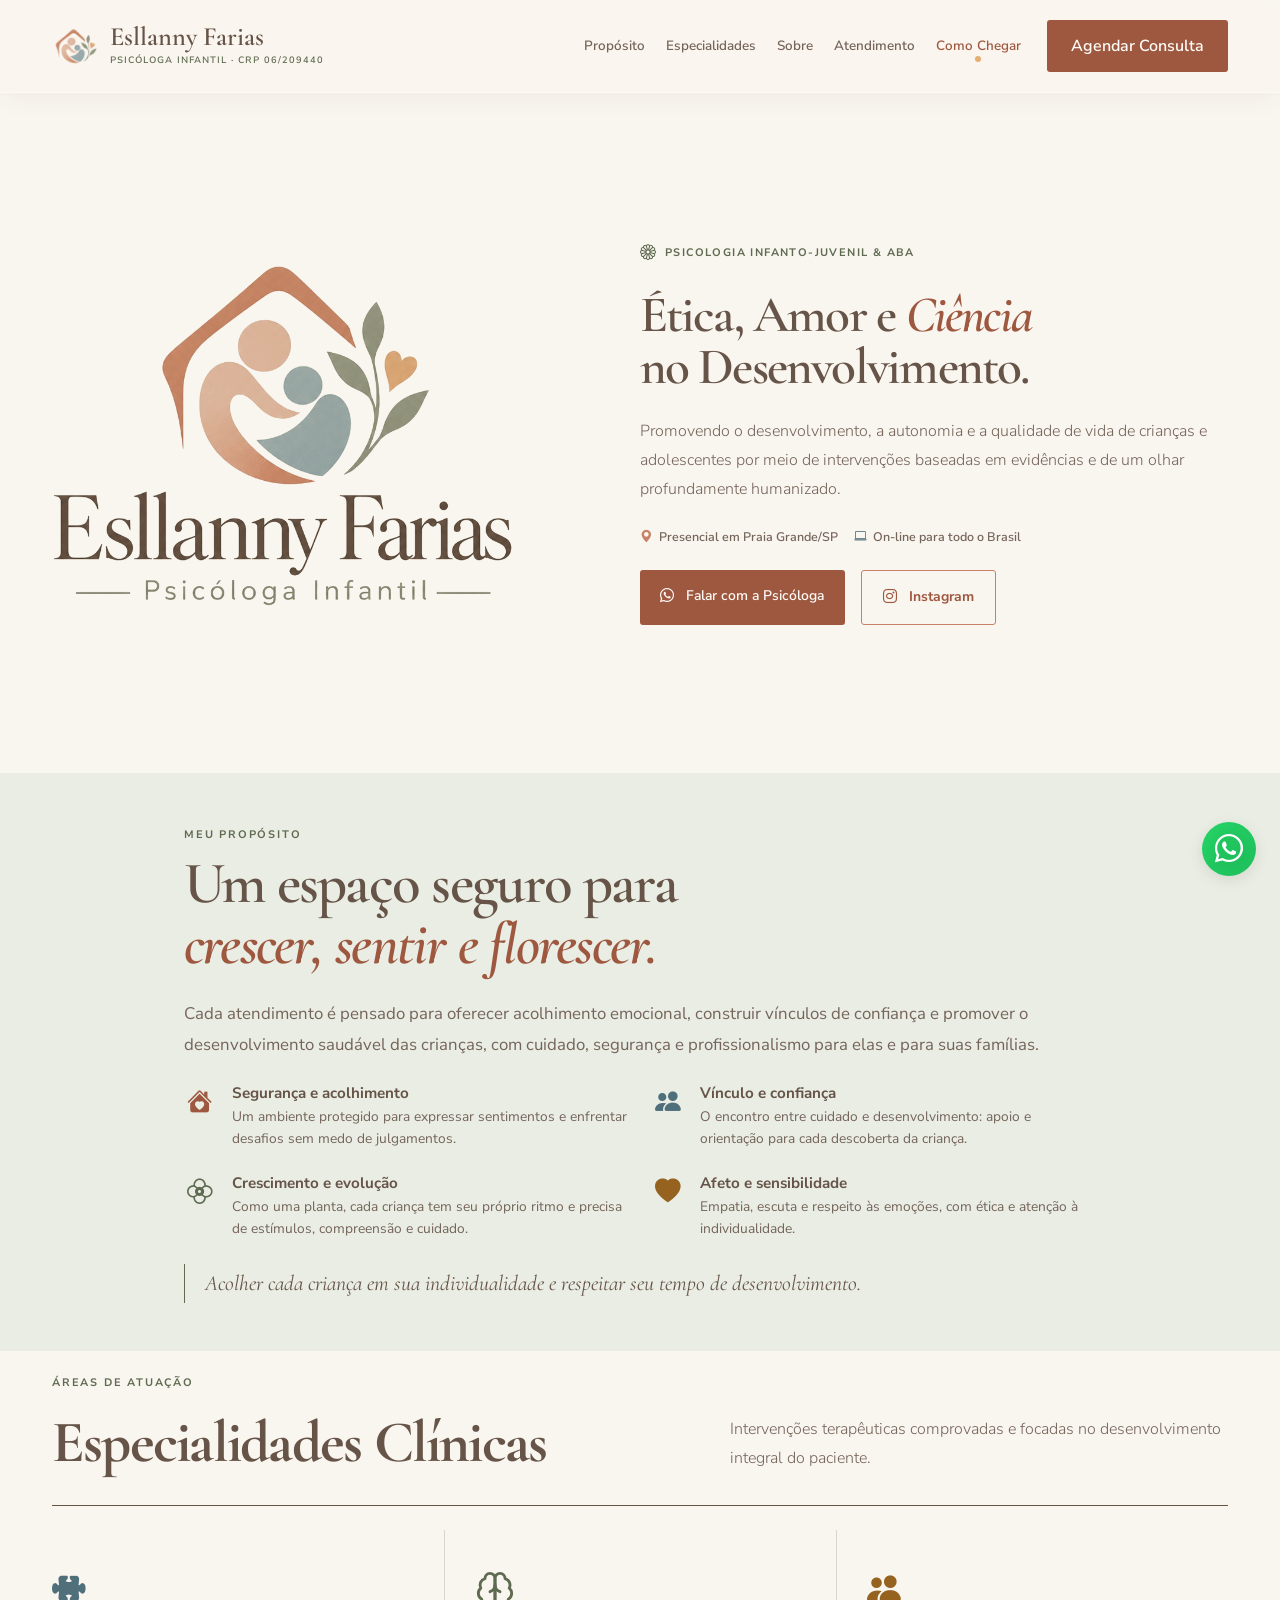
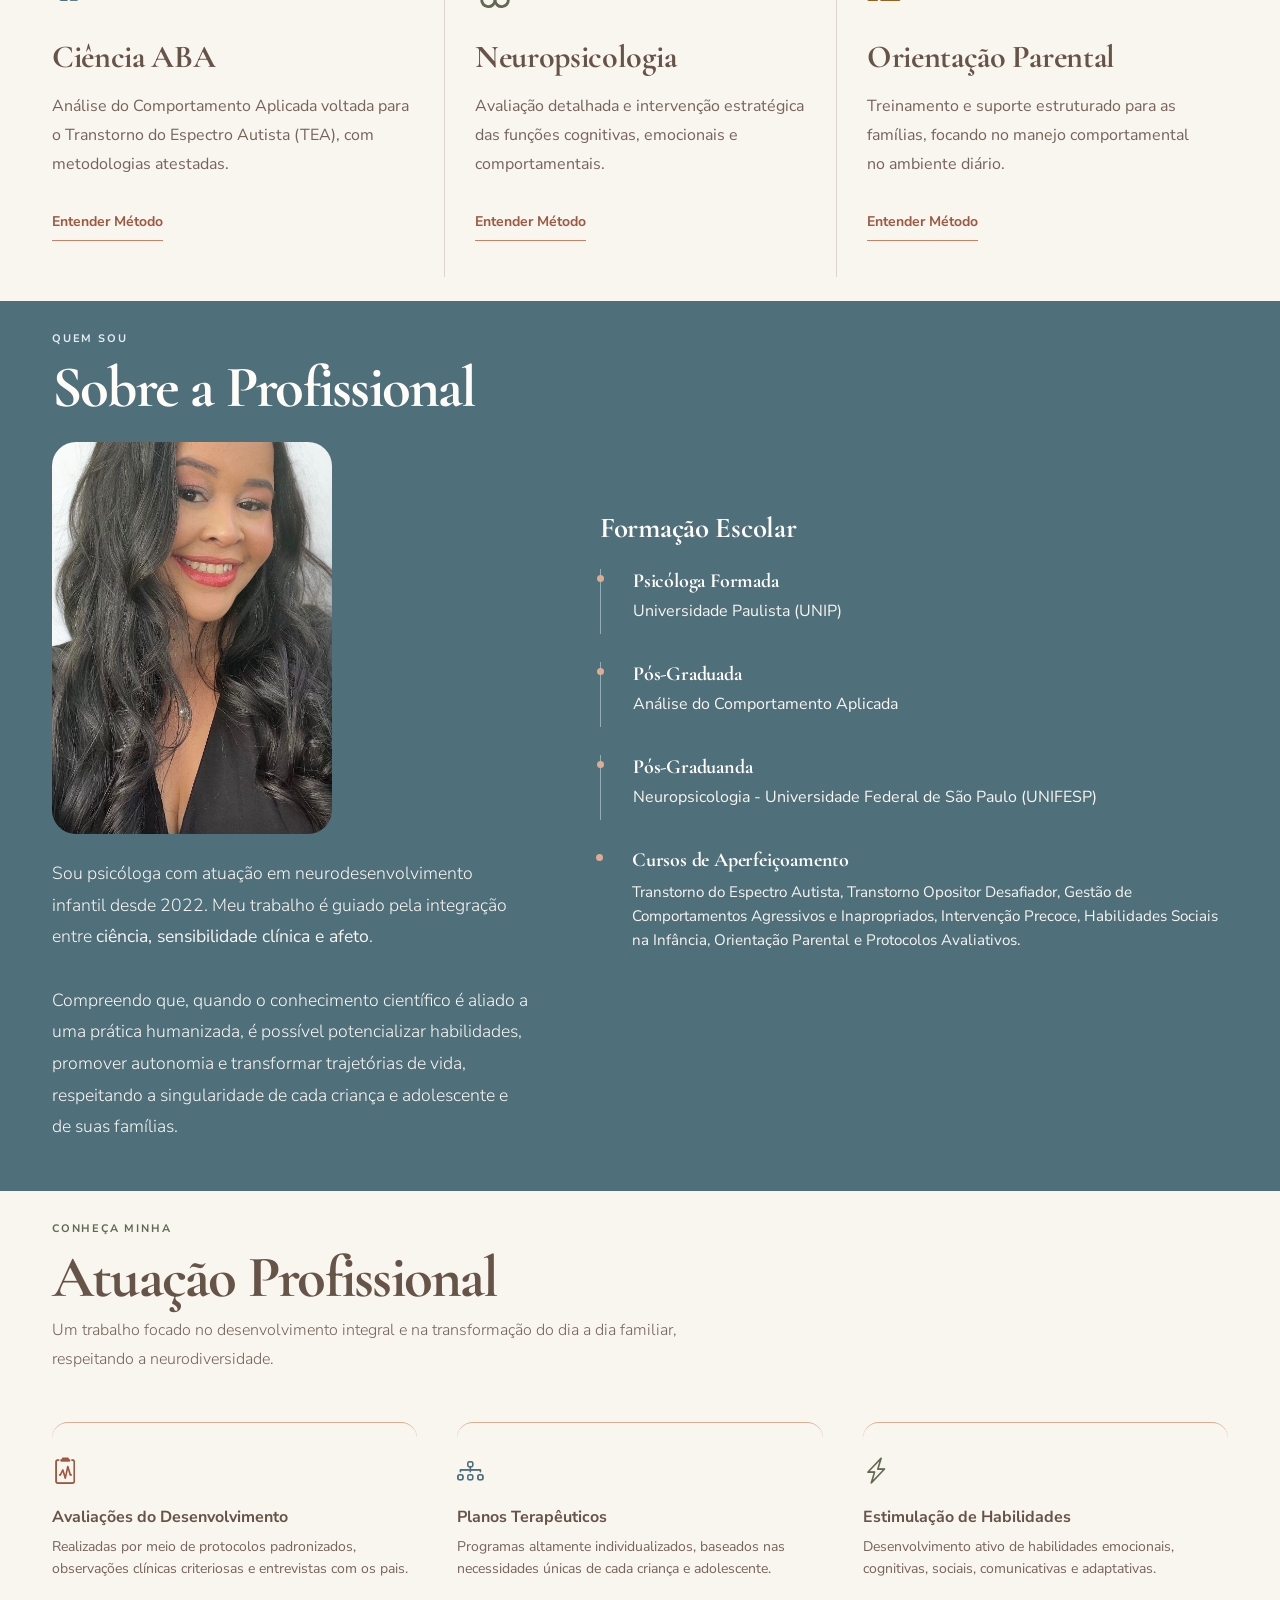
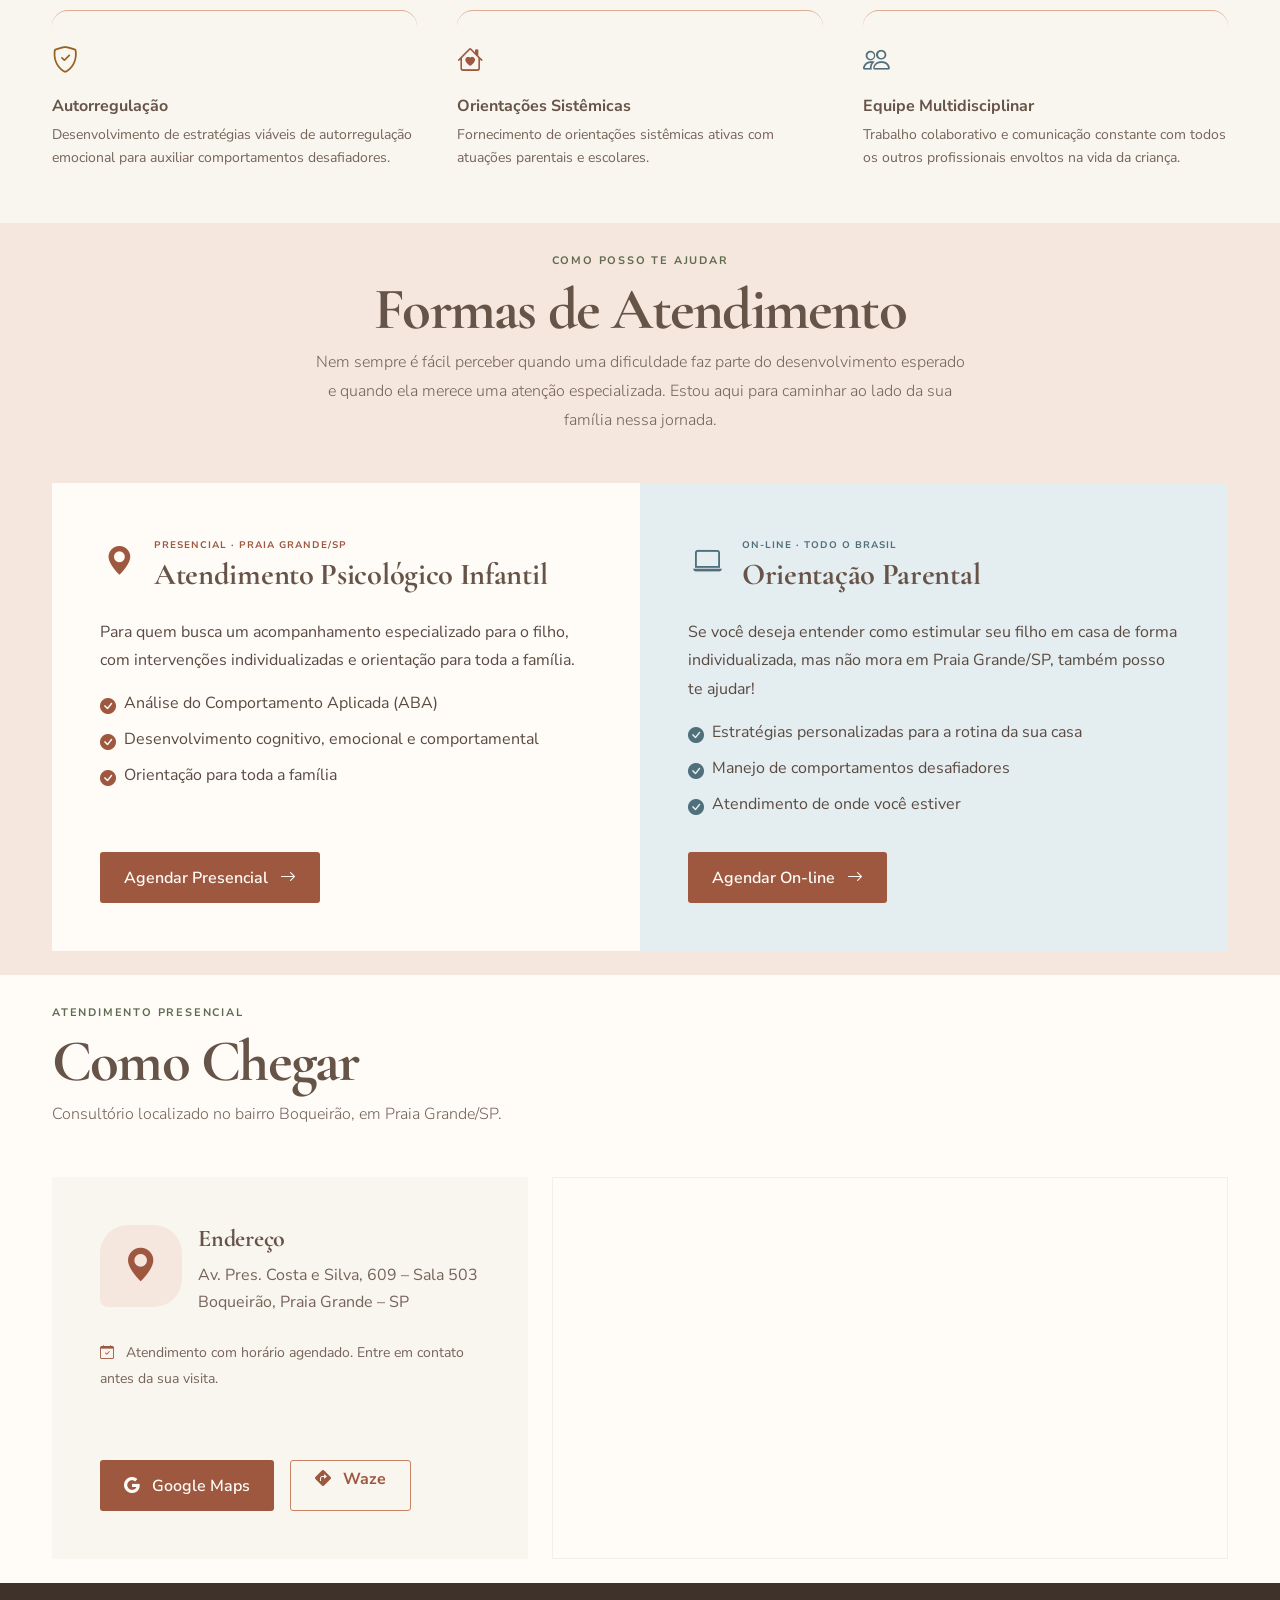
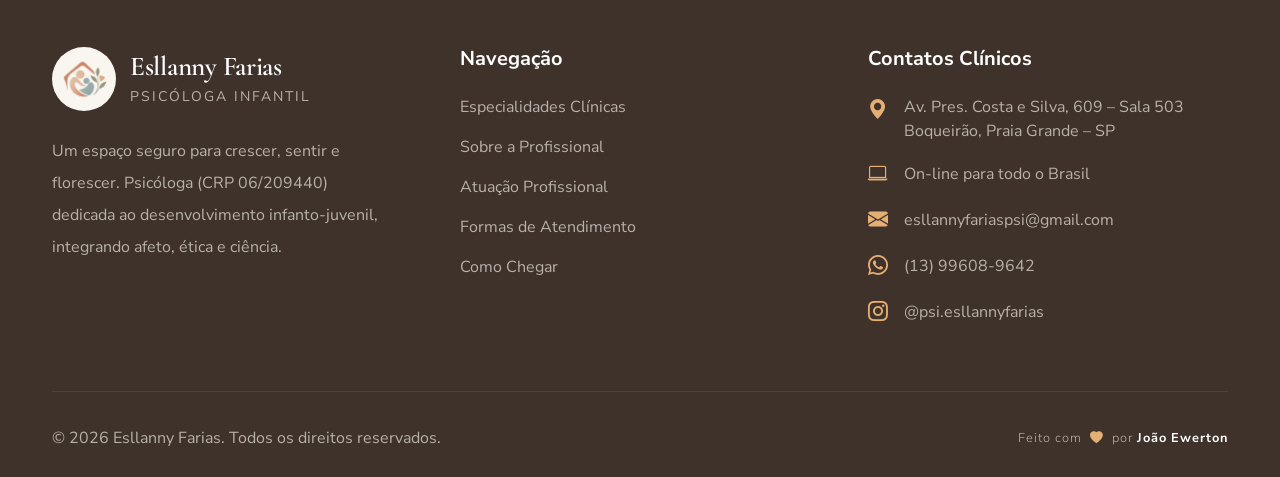
<file: index.html>
<!DOCTYPE html>
<html lang="pt-br">

<head>
    <meta charset="UTF-8">
    <meta name="viewport" content="width=device-width, initial-scale=1.0">
    <meta name="description"
        content="Esllanny Farias - Psicóloga Infantil (CRP 06/209440). Um espaço seguro para crescer, sentir e florescer. Atendimento presencial em Praia Grande/SP e Orientação Parental on-line para todo o Brasil.">
    <title>Esllanny Farias | Psicóloga Infantil</title>
    <meta name="theme-color" content="#F9F5EF">

    <!-- Favicon -->
    <link rel="icon" type="image/png" href="img/favicon.png">
    <link rel="apple-touch-icon" href="img/favicon.png">

    <!-- Prévia ao compartilhar o link (WhatsApp, Instagram, Facebook) -->
    <!-- og:image precisa do endereço completo do site, ex: https://seudominio.com.br/img/logo.png -->
    <meta property="og:type" content="website">
    <meta property="og:locale" content="pt_BR">
    <meta property="og:title" content="Esllanny Farias | Psicóloga Infantil">
    <meta property="og:description"
        content="Um espaço seguro para crescer, sentir e florescer. Atendimento presencial em Praia Grande/SP e Orientação Parental on-line para todo o Brasil.">
    <meta property="og:image" content="img/logo.png">

    <!-- Dados estruturados para o Google (busca local) -->
    <script type="application/ld+json">
    {
        "@context": "https://schema.org",
        "@type": "Psychologist",
        "name": "Esllanny Farias - Psicóloga Infantil",
        "description": "Psicóloga Infantil (CRP 06/209440). Atendimento presencial em Praia Grande/SP e Orientação Parental on-line para todo o Brasil.",
        "image": "img/perfil.jpg",
        "logo": "img/logo.png",
        "telephone": "+55-13-99608-9642",
        "email": "esllannyfariaspsi@gmail.com",
        "address": {
            "@type": "PostalAddress",
            "streetAddress": "Av. Pres. Costa e Silva, 609 - Sala 503, Boqueirão",
            "addressLocality": "Praia Grande",
            "addressRegion": "SP",
            "addressCountry": "BR"
        },
        "areaServed": ["Praia Grande", "Brasil"],
        "sameAs": ["https://www.instagram.com/psi.esllannyfarias/"]
    }
    </script>

    <!-- Google Fonts: Cormorant Garamond (títulos, como o nome na logo) + Nunito Sans (textos) -->
    <link rel="preconnect" href="https://fonts.googleapis.com">
    <link rel="preconnect" href="https://fonts.gstatic.com" crossorigin>
    <link href="https://fonts.googleapis.com/css2?family=Cormorant+Garamond:ital,wght@0,500;0,600;0,700;1,500;1,600&family=Nunito+Sans:wght@400;600;700&display=swap"
        rel="stylesheet">

    <!-- Bootstrap & Icons -->
    <link href="https://cdn.jsdelivr.net/npm/bootstrap@5.0.2/dist/css/bootstrap.min.css" rel="stylesheet"
        integrity="sha384-EVSTQN3/azprG1Anm3QDgpJLIm9Nao0Yz1ztcQTwFspd3yD65VohhpuuCOmLASjC" crossorigin="anonymous">
    <link rel="stylesheet" href="https://cdn.jsdelivr.net/npm/bootstrap-icons@1.11.3/font/bootstrap-icons.min.css">

    

    <link rel="stylesheet" href="style.css">
</head>

<body>

    <nav class="navbar navbar-expand-xl glass-nav sticky-top py-2">
        <div class="container">
            <a class="navbar-brand d-flex align-items-center" href="#inicio">
                <img src="img/logo-simbolo.png" alt="" class="brand-logo">
                <div>
                    <span class="brand-nome d-block">Esllanny Farias</span>
                    <small class="brand-sub d-block mt-1">PSICÓLOGA INFANTIL · CRP 06/209440</small>
                </div>
            </a>

            <button class="navbar-toggler border-0" type="button" data-bs-toggle="collapse" data-bs-target="#navbarNav"
                aria-controls="navbarNav" aria-expanded="false" aria-label="Abrir menu">
                <i class="bi bi-list fs-1 text-destaque"></i>
            </button>

            <div class="collapse navbar-collapse" id="navbarNav">
                <ul class="navbar-nav ms-auto align-items-center">
                    <li class="nav-item"><a class="nav-link px-3" href="#proposito">Propósito</a></li>
                    <li class="nav-item"><a class="nav-link px-3" href="#especialidades">Especialidades</a></li>
                    <li class="nav-item"><a class="nav-link px-3" href="#sobre">Sobre</a></li>
                    <li class="nav-item"><a class="nav-link px-3" href="#atendimento">Atendimento</a></li>
                    <li class="nav-item"><a class="nav-link px-3" href="#como-chegar">Como Chegar</a></li>
                    <li class="nav-item ms-xl-3 mt-3 mt-xl-0 mb-2 mb-xl-0">
                        <a class="btn btn-marca px-4 rounded-pill"
                            href="https://wa.me/5513996089642?text=Olá!%20Gostaria%20de%20agendar%20uma%20consulta."
                            target="_blank" rel="noopener">
                            Agendar Consulta
                        </a>
                    </li>
                </ul>
            </div>
        </div>
    </nav>

    <main>
        <header id="inicio" class="pt-4 pb-5 overflow-hidden section-sand">
            <div class="container pt-2 pb-lg-5">
                <div class="row align-items-center">
                    <div class="hero-brand">
                        <img src="img/logo.png" alt="Esllanny Farias — Psicóloga Infantil" decoding="async" fetchpriority="high">
                    </div>
                    <div class="hero-content">
                        <div class="badge rounded-pill badge-custom mb-4 d-inline-flex align-items-center">
                            <i class="bi bi-flower1 me-2 fs-6"></i>
                            Psicologia Infanto-Juvenil & ABA
                        </div>
                        <h1 class="display-3 text-dark mb-4" style="line-height: 1.1;">
                            Ética, Amor e <span class="text-gradient-marca">Ciência</span> no Desenvolvimento.
                        </h1>
                        <p class="lead text-muted mb-4 fs-5" style="max-width: 90%;">
                            Promovendo o desenvolvimento, a autonomia e a qualidade de vida de crianças e adolescentes por meio de intervenções baseadas em evidências e de um olhar profundamente humanizado.
                        </p>
                        <div class="d-flex flex-wrap gap-3 mb-4 text-muted" style="font-weight: 600;">
                            <span><i class="bi bi-geo-alt-fill me-1" style="color: var(--terracota);"></i> Presencial em Praia Grande/SP</span>
                            <span><i class="bi bi-laptop me-1" style="color: var(--azul-escuro);"></i> On-line para todo o Brasil</span>
                        </div>
                        <div class="d-flex flex-wrap gap-3">
                            <a href="https://wa.me/5513996089642?text=Olá!%20Gostaria%20de%20agendar%20uma%20consulta."
                                class="btn btn-marca btn-lg px-5 rounded-pill" target="_blank" rel="noopener">
                                <i class="bi bi-whatsapp me-2" aria-hidden="true"></i> Falar com a Psicóloga
                            </a>
                            <a href="https://www.instagram.com/psi.esllannyfarias/"
                                class="btn btn-outline-marca btn-lg px-4 rounded-pill" target="_blank" rel="noopener">
                                <i class="bi bi-instagram me-2"></i> Instagram
                            </a>
                        </div>
                    </div>

                </div>
            </div>
        </header>

        <a href="https://wa.me/5513996089642?text=Olá!%20Gostaria%20de%20agendar%20uma%20consulta."
            class="whatsapp-float" aria-label="Falar com Esllanny no WhatsApp" target="_blank" rel="noopener"
           >
            <i class="bi bi-whatsapp" aria-hidden="true"></i>
        </a>

        <section id="proposito" class="py-5 section-white">
            <div class="container py-4">
                <div class="row align-items-center g-5">
                    <div class="col-12 proposito-conteudo mx-auto">
                        <span class="eyebrow eyebrow-linha">Meu Propósito</span>
                        <h2 class="display-5 mt-2 mb-4">Um espaço seguro para <span
                                class="text-gradient-marca">crescer, sentir e florescer.</span></h2>
                        <p class="text-muted mb-4" style="font-size: 1.05rem;">
                            Cada atendimento é pensado para oferecer acolhimento emocional, construir vínculos de
                            confiança e promover o desenvolvimento saudável das crianças, com cuidado, segurança e
                            profissionalismo para elas e para suas famílias.
                        </p>

                        <div class="row g-4 mb-4">
                            <div class="col-sm-6">
                                <div class="elemento accent-terracota">
                                    <div class="icon-highlight"><i class="bi bi-house-heart-fill"></i></div>
                                    <div>
                                        <h5 class="fw-bold mb-1">Segurança e acolhimento</h5>
                                        <p class="small mb-0" style="line-height: 1.6;">Um ambiente protegido para
                                            expressar sentimentos e enfrentar desafios sem medo de julgamentos.</p>
                                    </div>
                                </div>
                            </div>
                            <div class="col-sm-6">
                                <div class="elemento accent-azul">
                                    <div class="icon-highlight"><i class="bi bi-people-fill"></i></div>
                                    <div>
                                        <h5 class="fw-bold mb-1">Vínculo e confiança</h5>
                                        <p class="small mb-0" style="line-height: 1.6;">O encontro entre cuidado e
                                            desenvolvimento: apoio e orientação para cada descoberta da criança.</p>
                                    </div>
                                </div>
                            </div>
                            <div class="col-sm-6">
                                <div class="elemento accent-salvia">
                                    <div class="icon-highlight"><i class="bi bi-flower2"></i></div>
                                    <div>
                                        <h5 class="fw-bold mb-1">Crescimento e evolução</h5>
                                        <p class="small mb-0" style="line-height: 1.6;">Como uma planta, cada criança
                                            tem seu próprio ritmo e precisa de estímulos, compreensão e cuidado.</p>
                                    </div>
                                </div>
                            </div>
                            <div class="col-sm-6">
                                <div class="elemento accent-dourado">
                                    <div class="icon-highlight"><i class="bi bi-heart-fill"></i></div>
                                    <div>
                                        <h5 class="fw-bold mb-1">Afeto e sensibilidade</h5>
                                        <p class="small mb-0" style="line-height: 1.6;">Empatia, escuta e respeito às
                                            emoções, com ética e atenção à individualidade.</p>
                                    </div>
                                </div>
                            </div>
                        </div>

                        <p class="conceito-frase mb-0">
                            Acolher cada criança em sua individualidade e respeitar seu tempo de desenvolvimento.
                        </p>
                    </div>
                </div>
            </div>
        </section>

        <section id="especialidades" class="py-4 section-sand">
            <div class="container py-4">
                <div class="text-center mb-5">
                    <span class="eyebrow eyebrow-linha">Áreas de Atuação</span>
                    <h2 class="display-5 fw-bolder mt-2">Especialidades Clínicas</h2>
                    <p class="text-muted lead mx-auto" style="max-width: 600px;">Intervenções terapêuticas comprovadas e
                        focadas no desenvolvimento integral do paciente.</p>
                </div>

                <div class="row g-4">
                    <div class="col-md-4">
                        <div class="card accent-azul h-100 border-0 p-4 text-center px-4 py-5">
                            <div class="icon-highlight mb-4">
                                <i class="bi bi-puzzle-fill"></i>
                            </div>
                            <div class="card-body p-0">
                                <h4 class="fw-bold mb-3 text-dark">Ciência ABA</h4>
                                <p class="text-muted mb-0">Análise do Comportamento Aplicada voltada para o Transtorno
                                    do Espectro Autista (TEA), com metodologias atestadas.</p>
                                <button type="button"
                                    class="btn btn-outline-marca mt-4 rounded-pill btn-sm fw-bold px-4 py-2"
                                    data-bs-toggle="modal" data-bs-target="#modalAba">
                                    Entender Método
                                </button>
                            </div>
                        </div>
                    </div>

                    <div class="col-md-4">
                        <div class="card accent-salvia h-100 border-0 p-4 text-center px-4 py-5">
                            <div class="icon-highlight mb-4">
                                <svg xmlns="http://www.w3.org/2000/svg" width="40" height="40" viewBox="0 0 24 24"
                                    fill="none" stroke="currentColor" stroke-width="1.7" stroke-linecap="round"
                                    stroke-linejoin="round">
                                    <path
                                        d="M12 5a3 3 0 1 0-5.997.125 4 4 0 0 0-2.526 5.77 4 4 0 0 0 .556 6.588A4 4 0 1 0 12 18Z" />
                                    <path
                                        d="M12 5a3 3 0 1 1 5.997.125 4 4 0 0 1 2.526 5.77 4 4 0 0 1-.556 6.588A4 4 0 1 1 12 18Z" />
                                    <path d="M15 13a4.5 4.5 0 0 1-3-4 4.5 4.5 0 0 1-3 4" />
                                </svg>
                            </div>
                            <div class="card-body p-0">
                                <h4 class="fw-bold mb-3 text-dark">Neuropsicologia</h4>
                                <p class="text-muted mb-0">Avaliação detalhada e intervenção estratégica das funções
                                    cognitivas, emocionais e comportamentais.</p>
                                <button type="button"
                                    class="btn btn-outline-marca mt-4 rounded-pill btn-sm fw-bold px-4 py-2"
                                    data-bs-toggle="modal" data-bs-target="#modalNeuro">
                                    Entender Método
                                </button>
                            </div>
                        </div>
                    </div>

                    <div class="col-md-4">
                        <div class="card accent-dourado h-100 border-0 p-4 text-center px-4 py-5">
                            <div class="icon-highlight mb-4">
                                <i class="bi bi-people-fill"></i>
                            </div>
                            <div class="card-body p-0">
                                <h4 class="fw-bold mb-3 text-dark">Orientação Parental</h4>
                                <p class="text-muted mb-0">Treinamento e suporte estruturado para as famílias, focando
                                    no manejo comportamental no ambiente diário.</p>
                                <button type="button"
                                    class="btn btn-outline-marca mt-4 rounded-pill btn-sm fw-bold px-4 py-2"
                                    data-bs-toggle="modal" data-bs-target="#modalParental">
                                    Entender Método
                                </button>
                            </div>
                        </div>
                    </div>
                </div>
            </div>
        </section>

        <section id="sobre" class="py-4 section-white">
            <div class="container py-4">
                <div class="row align-items-center">
                    <div class="col-lg-5 mb-5 mb-lg-0">
                        <span class="eyebrow eyebrow-linha">Quem Sou</span>
                        <h2 class="display-5 fw-bolder mt-2 mb-4">Sobre a Profissional</h2>
                        <img src="img/perfil.jpg" alt="Esllanny Farias, psicóloga infantil" class="sobre-foto mb-4" loading="lazy" decoding="async">
                        <p class="text-muted lead pb-2" style="font-size: 1.1rem; line-height: 1.8;">
                            Sou psicóloga com atuação em neurodesenvolvimento infantil desde 2022. Meu trabalho é guiado pela integração entre <strong>ciência, sensibilidade clínica e afeto</strong>. 
                            <br><br>
                            Compreendo que, quando o conhecimento científico é aliado a uma prática humanizada, é possível potencializar habilidades, promover autonomia e transformar trajetórias de vida, respeitando a singularidade de cada criança e adolescente e de suas famílias.
                        </p>
                    </div>
                    <div class="col-lg-7">
                        <div class="ps-lg-5">
                            <h3 class="fw-bold mb-4 text-dark d-flex align-items-center">
                                Formação Escolar
                            </h3>
                            <div class="timeline-item">
                                <h4 class="fw-bold mb-1 text-dark fs-5">Psicóloga Formada</h4>
                                <p class="mb-0 text-muted">Universidade Paulista (UNIP)</p>
                            </div>
                            
                            <div class="timeline-item">
                                <h4 class="fw-bold mb-1 text-dark fs-5">Pós-Graduada</h4>
                                <p class="mb-0 text-muted">Análise do Comportamento Aplicada</p>
                            </div>
                            
                            <div class="timeline-item">
                                <h4 class="fw-bold mb-1 text-dark fs-5">Pós-Graduanda</h4>
                                <p class="mb-0 text-muted">Neuropsicologia - Universidade Federal de São Paulo (UNIFESP)</p>
                            </div>
                            
                            <div class="timeline-item border-0 pb-0">
                                <h4 class="fw-bold mb-1 text-dark fs-5">Cursos de Aperfeiçoamento</h4>
                                <p class="mb-0 text-muted mt-2" style="font-size: 0.95rem; line-height: 1.6;">
                                    Transtorno do Espectro Autista, Transtorno Opositor Desafiador, Gestão de Comportamentos Agressivos e Inapropriados, Intervenção Precoce, Habilidades Sociais na Infância, Orientação Parental e Protocolos Avaliativos.
                                </p>
                            </div>
                        </div>
                    </div>
                </div>
            </div>
        </section>

        <section id="experiencia" class="py-4 section-sand">
            <div class="container py-4">
                <div class="text-center mb-5">
                    <span class="eyebrow eyebrow-linha">Conheça minha</span>
                    <h2 class="display-5 fw-bolder mt-2">Atuação Profissional</h2>
                    <p class="text-muted lead mx-auto" style="max-width: 650px;">Um trabalho focado no desenvolvimento integral e na transformação do dia a dia familiar, respeitando a neurodiversidade.</p>
                </div>

                <div class="row g-4 justify-content-center">
                    <div class="col-md-6 col-lg-4">
                        <div class="card card-atuacao accent-terracota h-100 border-0 p-4 rounded-4 text-center">
                            <div class="mb-3"><i class="bi bi-clipboard2-pulse fs-1"></i></div>
                            <h5 class="fw-bold text-dark">Avaliações do Desenvolvimento</h5>
                            <p class="text-muted mb-0 small" style="line-height: 1.6;">Realizadas por meio de protocolos padronizados, observações clínicas criteriosas e entrevistas com os pais.</p>
                        </div>
                    </div>
                    
                    <div class="col-md-6 col-lg-4">
                        <div class="card card-atuacao accent-azul h-100 border-0 p-4 rounded-4 text-center">
                            <div class="mb-3"><i class="bi bi-diagram-3 fs-1"></i></div>
                            <h5 class="fw-bold text-dark">Planos Terapêuticos</h5>
                            <p class="text-muted mb-0 small" style="line-height: 1.6;">Programas altamente individualizados, baseados nas necessidades únicas de cada criança e adolescente.</p>
                        </div>
                    </div>

                    <div class="col-md-6 col-lg-4">
                        <div class="card card-atuacao accent-salvia h-100 border-0 p-4 rounded-4 text-center">
                            <div class="mb-3"><i class="bi bi-lightning-charge fs-1"></i></div>
                            <h5 class="fw-bold text-dark">Estimulação de Habilidades</h5>
                            <p class="text-muted mb-0 small" style="line-height: 1.6;">Desenvolvimento ativo de habilidades emocionais, cognitivas, sociais, comunicativas e adaptativas.</p>
                        </div>
                    </div>

                    <div class="col-md-6 col-lg-4">
                        <div class="card card-atuacao accent-dourado h-100 border-0 p-4 rounded-4 text-center">
                            <div class="mb-3"><i class="bi bi-shield-check fs-1"></i></div>
                            <h5 class="fw-bold text-dark">Autorregulação</h5>
                            <p class="text-muted mb-0 small" style="line-height: 1.6;">Desenvolvimento de estratégias viáveis de autorregulação emocional para auxiliar comportamentos desafiadores.</p>
                        </div>
                    </div>

                    <div class="col-md-6 col-lg-4">
                        <div class="card card-atuacao accent-terracota h-100 border-0 p-4 rounded-4 text-center">
                            <div class="mb-3"><i class="bi bi-house-heart fs-1"></i></div>
                            <h5 class="fw-bold text-dark">Orientações Sistêmicas</h5>
                            <p class="text-muted mb-0 small" style="line-height: 1.6;">Fornecimento de orientações sistêmicas ativas com atuações parentais e escolares.</p>
                        </div>
                    </div>

                    <div class="col-md-6 col-lg-4">
                        <div class="card card-atuacao accent-azul h-100 border-0 p-4 rounded-4 text-center">
                            <div class="mb-3"><i class="bi bi-people fs-1"></i></div>
                            <h5 class="fw-bold text-dark">Equipe Multidisciplinar</h5>
                            <p class="text-muted mb-0 small" style="line-height: 1.6;">Trabalho colaborativo e comunicação constante com todos os outros profissionais envoltos na vida da criança.</p>
                        </div>
                    </div>
                </div>
            </div>
        </section>

        <section id="atendimento" class="py-4 section-white">
            <div class="container py-4">
                <div class="text-center mb-5">
                    <span class="eyebrow eyebrow-linha">Como posso te ajudar</span>
                    <h2 class="display-5 fw-bolder mt-2">Formas de Atendimento</h2>
                    <p class="text-muted lead mx-auto" style="max-width: 650px;">Nem sempre é fácil perceber quando uma
                        dificuldade faz parte do desenvolvimento esperado e quando ela merece uma atenção especializada.
                        Estou aqui para caminhar ao lado da sua família nessa jornada.</p>
                </div>

                <div class="row g-4 justify-content-center">
                    <div class="col-lg-6">
                        <div class="card card-presencial accent-terracota h-100 border-0 p-4 p-lg-5">
                            <div class="d-flex align-items-center mb-4">
                                <div class="icon-highlight m-0 me-3 flex-shrink-0">
                                    <i class="bi bi-geo-alt-fill"></i>
                                </div>
                                <div>
                                    <span class="badge rounded-pill badge-custom mb-2">Presencial · Praia Grande/SP</span>
                                    <h4 class="fw-bold mb-0 text-dark">Atendimento Psicológico Infantil</h4>
                                </div>
                            </div>
                            <p class="text-muted">Para quem busca um acompanhamento especializado para o filho, com
                                intervenções individualizadas e orientação para toda a família.</p>
                            <ul class="list-unstyled text-muted mb-4">
                                <li class="mb-2 d-flex"><i class="bi bi-check-circle-fill icone-accent me-2 mt-1"></i>
                                    Análise do Comportamento Aplicada (ABA)</li>
                                <li class="mb-2 d-flex"><i class="bi bi-check-circle-fill icone-accent me-2 mt-1"></i>
                                    Desenvolvimento cognitivo, emocional e comportamental</li>
                                <li class="mb-2 d-flex"><i class="bi bi-check-circle-fill icone-accent me-2 mt-1"></i>
                                    Orientação para toda a família</li>
                            </ul>
                            <div class="mt-auto">
                                <a href="https://wa.me/5513996089642?text=Olá!%20Gostaria%20de%20saber%20mais%20sobre%20o%20atendimento%20presencial%20em%20Praia%20Grande."
                                    class="btn btn-marca rounded-pill px-4" target="_blank">
                                    Agendar Presencial <i class="bi bi-arrow-right ms-2"></i>
                                </a>
                            </div>
                        </div>
                    </div>

                    <div class="col-lg-6">
                        <div class="card card-online accent-azul h-100 border-0 p-4 p-lg-5">
                            <div class="d-flex align-items-center mb-4">
                                <div class="icon-highlight m-0 me-3 flex-shrink-0">
                                    <i class="bi bi-laptop"></i>
                                </div>
                                <div>
                                    <span class="badge rounded-pill badge-custom mb-2">On-line · Todo o Brasil</span>
                                    <h4 class="fw-bold mb-0 text-dark">Orientação Parental</h4>
                                </div>
                            </div>
                            <p class="text-muted">Se você deseja entender como estimular seu filho em casa de forma
                                individualizada, mas não mora em Praia Grande/SP, também posso te ajudar!</p>
                            <ul class="list-unstyled text-muted mb-4">
                                <li class="mb-2 d-flex"><i class="bi bi-check-circle-fill icone-accent me-2 mt-1"></i>
                                    Estratégias personalizadas para a rotina da sua casa</li>
                                <li class="mb-2 d-flex"><i class="bi bi-check-circle-fill icone-accent me-2 mt-1"></i>
                                    Manejo de comportamentos desafiadores</li>
                                <li class="mb-2 d-flex"><i class="bi bi-check-circle-fill icone-accent me-2 mt-1"></i>
                                    Atendimento de onde você estiver</li>
                            </ul>
                            <div class="mt-auto">
                                <a href="https://wa.me/5513996089642?text=Olá!%20Gostaria%20de%20saber%20mais%20sobre%20a%20orientação%20parental%20on-line."
                                    class="btn btn-marca rounded-pill px-4" target="_blank">
                                    Agendar On-line <i class="bi bi-arrow-right ms-2"></i>
                                </a>
                            </div>
                        </div>
                    </div>
                </div>
            </div>
        </section>

        <section id="como-chegar" class="py-4 section-sand">
            <div class="container py-4">
                <div class="text-center mb-5">
                    <span class="eyebrow eyebrow-linha">Atendimento Presencial</span>
                    <h2 class="display-5 fw-bolder mt-2">Como Chegar</h2>
                    <p class="text-muted lead mx-auto" style="max-width: 650px;">Consultório localizado no bairro
                        Boqueirão, em Praia Grande/SP.</p>
                </div>

                <div class="row g-4 align-items-stretch">
                    <div class="col-lg-5">
                        <div class="card h-100 border-0 p-4 p-lg-5">
                            <div class="d-flex mb-4">
                                <div class="icon-highlight m-0 me-3 flex-shrink-0">
                                    <i class="bi bi-geo-alt-fill"></i>
                                </div>
                                <div>
                                    <h4 class="fw-bold mb-2 text-dark">Endereço</h4>
                                    <address class="text-muted mb-0" style="line-height: 1.7;">
                                        Av. Pres. Costa e Silva, 609 – Sala 503<br>
                                        Boqueirão, Praia Grande – SP
                                    </address>
                                </div>
                            </div>
                            <p class="text-muted small mb-4">
                                <i class="bi bi-calendar-check text-destaque me-2"></i>
                                Atendimento com horário agendado. Entre em contato antes da sua visita.
                            </p>
                            <div class="d-flex flex-wrap gap-3 mt-auto">
                                <a href="https://www.google.com/maps/dir/?api=1&destination=Av.+Pres.+Costa+e+Silva,+609,+Boqueir%C3%A3o,+Praia+Grande+-+SP"
                                    class="btn btn-marca rounded-pill px-4" target="_blank" rel="noopener">
                                    <i class="bi bi-google me-2"></i> Google Maps
                                </a>
                                <a href="https://waze.com/ul?q=Av.%20Pres.%20Costa%20e%20Silva%2C%20609%2C%20Praia%20Grande%20-%20SP&navigate=yes"
                                    class="btn btn-outline-marca rounded-pill px-4" target="_blank" rel="noopener">
                                    <i class="bi bi-sign-turn-right-fill me-2"></i> Waze
                                </a>
                            </div>
                        </div>
                    </div>

                    <div class="col-lg-7">
                        <div class="map-container">
                            <iframe
                                src="https://www.google.com/maps?q=Av.+Pres.+Costa+e+Silva,+609,+Boqueir%C3%A3o,+Praia+Grande+-+SP&output=embed"
                                title="Mapa do consultório de Esllanny Farias em Praia Grande" loading="lazy"
                                referrerpolicy="no-referrer-when-downgrade" allowfullscreen></iframe>
                        </div>
                    </div>
                </div>
            </div>
        </section>

        <!-- Modais das Especialidades -->
        <div class="modal fade" id="modalAba" tabindex="-1" aria-hidden="true">
            <div class="modal-dialog modal-dialog-centered modal-lg">
                <div class="modal-content border-0 shadow-lg" style="border-radius: 20px;">
                    <div class="modal-header border-0 pb-0 px-4 pt-4">
                        <h4 class="modal-title fw-bold text-dark d-flex align-items-center">
                            <div class="bg-soft-marca text-destaque rounded-circle p-2 me-3 d-flex align-items-center justify-content-center"
                                style="width: 45px; height: 45px;"><i class="bi bi-puzzle-fill fs-5"></i></div> Ciência
                            ABA
                        </h4>
                        <button type="button" class="btn-close" data-bs-dismiss="modal" aria-label="Close"></button>
                    </div>
                    <div class="modal-body px-4 py-4 text-muted">
                        <p>A <strong>Análise do Comportamento Aplicada (ABA)</strong> é reconhecida mundialmente como a
                            intervenção com maior nível de evidência científica para o desenvolvimento de indivíduos com
                            Transtorno do Espectro Autista (TEA).</p>
                        <p>No atendimento, busco compreender a função dos comportamentos no ambiente do paciente,
                            ensinando repertórios essenciais de comunicação, sociabilização e autonomia, ao mesmo tempo
                            em que reduzimos barreiras de aprendizado. Tudo feito de maneira intensiva, estruturada e,
                            acima de tudo, carinhosa.</p>
                    </div>
                </div>
            </div>
        </div>

        <div class="modal fade" id="modalNeuro" tabindex="-1" aria-hidden="true">
            <div class="modal-dialog modal-dialog-centered modal-lg">
                <div class="modal-content border-0 shadow-lg" style="border-radius: 20px;">
                    <div class="modal-header border-0 pb-0 px-4 pt-4">
                        <h4 class="modal-title fw-bold text-dark d-flex align-items-center">
                            <div class="bg-soft-marca text-destaque rounded-circle p-2 me-3 d-flex align-items-center justify-content-center"
                                style="width: 45px; height: 45px;">
                                <svg xmlns="http://www.w3.org/2000/svg" width="24" height="24" viewBox="0 0 24 24"
                                    fill="none" stroke="currentColor" stroke-width="2" stroke-linecap="round"
                                    stroke-linejoin="round">
                                    <path
                                        d="M12 5a3 3 0 1 0-5.997.125 4 4 0 0 0-2.526 5.77 4 4 0 0 0 .556 6.588A4 4 0 1 0 12 18Z" />
                                    <path
                                        d="M12 5a3 3 0 1 1 5.997.125 4 4 0 0 1 2.526 5.77 4 4 0 0 1-.556 6.588A4 4 0 1 1 12 18Z" />
                                    <path d="M15 13a4.5 4.5 0 0 1-3-4 4.5 4.5 0 0 1-3 4" />
                                </svg>
                            </div> Neuropsicologia
                        </h4>
                        <button type="button" class="btn-close" data-bs-dismiss="modal" aria-label="Close"></button>
                    </div>
                    <div class="modal-body px-4 py-4 text-muted">
                        <p>A <strong>Neuropsicologia</strong> estuda as relações entre o cérebro e o comportamento.
                            Através da avaliação neuropsicológica, investigo detalhadamente funções como atenção,
                            memória, linguagem clínica e aspectos emocionais.</p>
                        <p>Esse processo é fundamental não apenas no auxílio diagnóstico de quadros específicos, mas
                            para desenhar o plano de reabilitação e intervenção mais preciso para as necessidades
                            daquele paciente, fornecendo a clareza técnica que familiares e a escola precisam.</p>
                    </div>
                </div>
            </div>
        </div>

        <div class="modal fade" id="modalParental" tabindex="-1" aria-hidden="true">
            <div class="modal-dialog modal-dialog-centered modal-lg">
                <div class="modal-content border-0 shadow-lg" style="border-radius: 20px;">
                    <div class="modal-header border-0 pb-0 px-4 pt-4">
                        <h4 class="modal-title fw-bold text-dark d-flex align-items-center">
                            <div class="bg-soft-marca text-destaque rounded-circle p-2 me-3 d-flex align-items-center justify-content-center"
                                style="width: 45px; height: 45px;"><i class="bi bi-people-fill fs-5"></i></div>
                            Orientação Parental
                        </h4>
                        <button type="button" class="btn-close" data-bs-dismiss="modal" aria-label="Close"></button>
                    </div>
                    <div class="modal-body px-4 py-4 text-muted">
                        <p>Nenhuma intervenção atinge seu potencial máximo isolada no setting terapêutico. A
                            <strong>Orientação Parental</strong> foca em acolher a família e fornecer ferramentas
                            científicas e estratégias de manejo comportamental.</p>
                        <p>O objetivo é capacitar mães, pais e cuidadores a generalizarem os ganhos clínicos para o
                            ambiente doméstico, mediando crises, refinando a comunicação e proporcionando uma fluidez
                            muito mais harmônica nas dinâmicas diárias da casa.</p>
                    </div>
                </div>
            </div>
        </div>

    </main>

    <footer id="contato" class="pt-5 pb-4 footer-marca">
        <div class="container pt-3">
            <div class="row g-5 mb-5">
                <div class="col-lg-4">
                    <div class="d-flex align-items-center mb-4">
                        <div class="footer-logo"><img src="img/logo-simbolo.png" alt=""></div>
                        <div>
                            <h4 class="mb-0 text-white" style="font-size: 1.7rem;">Esllanny Farias</h4>
                            <small class="text-white-50" style="letter-spacing: 2px;">PSICÓLOGA INFANTIL</small>
                        </div>
                    </div>
                    <p class="text-white-50 lh-lg pe-lg-4">
                        Um espaço seguro para crescer, sentir e florescer. Psicóloga (CRP 06/209440) dedicada ao
                        desenvolvimento infanto-juvenil, integrando afeto, ética e ciência.
                    </p>
                </div>

                <div class="col-lg-4">
                    <h5 class="fw-bold text-white mb-4">Navegação</h5>
                    <ul class="list-unstyled">
                        <li class="mb-3"><a href="#especialidades"
                                class="text-white-50 text-decoration-none hover-link">Especialidades Clínicas</a></li>
                        <li class="mb-3"><a href="#sobre" class="text-white-50 text-decoration-none hover-link">Sobre a
                                Profissional</a></li>
                        <li class="mb-3"><a href="#experiencia"
                                class="text-white-50 text-decoration-none hover-link">Atuação Profissional</a></li>
                        <li class="mb-3"><a href="#atendimento"
                                class="text-white-50 text-decoration-none hover-link">Formas de Atendimento</a></li>
                        <li class="mb-3"><a href="#como-chegar"
                                class="text-white-50 text-decoration-none hover-link">Como Chegar</a></li>
                    </ul>
                </div>

                <div class="col-lg-4">
                    <h5 class="fw-bold text-white mb-4">Contatos Clínicos</h5>
                    <ul class="list-unstyled text-white-50">
                        <li class="mb-3 d-flex align-items-start">
                            <i class="bi bi-geo-alt-fill text-destaque me-3 fs-5"></i>
                            <a href="#como-chegar" class="text-white-50 text-decoration-none hover-link">
                                Av. Pres. Costa e Silva, 609 – Sala 503<br>Boqueirão, Praia Grande – SP
                            </a>
                        </li>
                        <li class="mb-3 d-flex align-items-center">
                            <i class="bi bi-laptop text-destaque me-3 fs-5"></i> On-line para todo o Brasil
                        </li>
                        <li class="mb-3 d-flex align-items-center">
                            <i class="bi bi-envelope-fill text-destaque me-3 fs-5"></i>
                            <a href="mailto:esllannyfariaspsi@gmail.com"
                                class="text-white-50 text-decoration-none hover-link">esllannyfariaspsi@gmail.com</a>
                        </li>
                        <li class="mb-3 d-flex align-items-center">
                            <i class="bi bi-whatsapp text-destaque me-3 fs-5"></i>
                            <a href="https://wa.me/5513996089642" target="_blank" rel="noopener"
                                class="text-white-50 text-decoration-none hover-link">(13) 99608-9642</a>
                        </li>
                        <li class="mb-3 d-flex align-items-center">
                            <i class="bi bi-instagram text-destaque me-3 fs-5"></i>
                            <a href="https://www.instagram.com/psi.esllannyfarias/" target="_blank" rel="noopener"
                                class="text-white-50 text-decoration-none hover-link">@psi.esllannyfarias</a>
                        </li>
                    </ul>
                </div>
            </div>

            <hr class="border-secondary opacity-25">

            <div class="d-flex flex-column flex-md-row justify-content-between align-items-center pt-3">
                <p class="text-white-50 mb-3 mb-md-0">
                    &copy; 2026 Esllanny Farias. Todos os direitos reservados.
                </p>
                <p class="fw-light text-white-50 mb-0" style="font-size: 0.8rem; letter-spacing: 1px;">
                    Feito com <i class="bi bi-heart-fill text-destaque mx-1"></i> por <span
                        class="text-white fw-bold">João Ewerton</span>
                </p>
            </div>
        </div>
    </footer>

    <!-- Bootstrap Script -->
    <script src="https://cdn.jsdelivr.net/npm/bootstrap@5.0.2/dist/js/bootstrap.bundle.min.js"
        integrity="sha384-MrcW6ZMFYlzcLA8Nl+NtUVF0sA7MsXsP1UyJoMp4YLEuNSfAP+JcXn/tWtIaxVXM"
        crossorigin="anonymous"></script>

    
    
    <!-- Navegação e interações -->
    <script src="main.js"></script>
</body>

</html>
</file>
<file: style.css>
/* =========================================================================
   IDENTIDADE VISUAL — Esllanny Farias | Psicóloga Infantil
   Conceito: "Um espaço seguro para crescer, sentir e florescer."
   ========================================================================= */
:root {
    /* Paleta da marca */
    --terracota: #C78265;         /* Acolhimento e segurança emocional */
    --terracota-escuro: #9E5840;  /* Versão para textos e botões (legibilidade) */
    --pessego: #DCAD93;           /* Delicadeza, empatia e sensibilidade */
    --azul: #90ADB8;              /* Tranquilidade, estabilidade e confiança */
    --azul-escuro: #4F6F7B;
    --salvia: #8D9A7E;            /* Equilíbrio, renovação e crescimento */
    --salvia-escuro: #5E6B50;
    --dourado: #E5AE72;           /* Esperança e pequenas conquistas */
    --dourado-escuro: #96621F;
    --marrom: #675448;            /* Solidez e profissionalismo (tipografia) */
    --marrom-profundo: #3F322A;
    --creme: #F9F5EF;             /* Leveza, serenidade e simplicidade */
    --branco: #FFFCF8;

    /* Texto */
    --text-dark: var(--marrom);
    --text-muted: #75645A;

    /* Tons suaves para fundos */
    --soft-terracota: rgba(199, 130, 101, 0.12);
    --soft-pessego: #F6E7DE;
    --soft-azul: #E4EDF0;
    --soft-salvia: #E9EDE4;
    --soft-dourado: #FAEEDF;

    /* Tipografia */
    --font-titulo: 'Cormorant Garamond', Georgia, serif;
    --font-texto: 'Nunito Sans', 'Segoe UI', sans-serif;

    /* Sombras suaves (tom terracota) */
    --shadow-sm: 0 4px 12px rgba(103, 84, 72, 0.05);
    --shadow-md: 0 12px 28px rgba(103, 84, 72, 0.09);
    --shadow-lg: 0 20px 48px rgba(103, 84, 72, 0.13);

    /* Transições */
    --transition-smooth: all 0.4s cubic-bezier(0.25, 0.8, 0.25, 1);
    --transition-bounce: all 0.5s cubic-bezier(0.175, 0.885, 0.32, 1.275);
}

/* =========================================================================
   RESETS & ACESSIBILIDADE GERAL
   ========================================================================= */
html {
    scroll-behavior: smooth;
    scroll-padding-top: 90px;
}

body {
    font-family: var(--font-texto);
    background-color: var(--creme);
    color: var(--text-dark);
    overflow-x: hidden;
    -webkit-font-smoothing: antialiased;
    -moz-osx-font-smoothing: grayscale;
}

::selection {
    background-color: var(--terracota);
    color: var(--branco);
}

/* Barra de rolagem */
::-webkit-scrollbar {
    width: 10px;
}

::-webkit-scrollbar-track {
    background: var(--creme);
}

::-webkit-scrollbar-thumb {
    background: var(--pessego);
    border-radius: 10px;
}

::-webkit-scrollbar-thumb:hover {
    background: var(--terracota);
}

/* =========================================================================
   TIPOGRAFIA
   ========================================================================= */
h1,
h2,
h3,
h4,
h5,
h6 {
    color: var(--text-dark);
}

h1,
h2,
h3,
h4,
.font-titulo {
    font-family: var(--font-titulo);
    font-weight: 600 !important;
    letter-spacing: -0.01em;
}

h5,
h6 {
    font-weight: 700;
}

.text-dark {
    color: var(--text-dark) !important;
}

.text-muted {
    color: var(--text-muted) !important;
}

p {
    color: var(--text-muted);
    line-height: 1.8;
    font-weight: 400;
}

/* Destaque em gradiente (terracota → dourado) */
.text-gradient-marca {
    background: linear-gradient(135deg, var(--terracota-escuro) 10%, var(--terracota) 55%, var(--dourado) 100%);
    -webkit-background-clip: text;
    background-clip: text;
    -webkit-text-fill-color: transparent;
    color: transparent;
    display: inline-block;
    font-style: italic;
}

.text-destaque {
    color: var(--terracota-escuro) !important;
}

.eyebrow {
    color: var(--salvia-escuro);
    font-weight: 700;
    text-transform: uppercase;
    letter-spacing: 3px;
    font-size: 0.85rem;
}

/* Linha decorativa como em "— Psicóloga Infantil —" */
.eyebrow-linha {
    display: inline-flex;
    align-items: center;
    gap: 12px;
}

.eyebrow-linha::before,
.eyebrow-linha::after {
    content: '';
    width: 28px;
    height: 1px;
    background-color: var(--salvia);
}

/* =========================================================================
   FUNDOS & BORDAS (Sections)
   ========================================================================= */
.section-sand {
    background-color: var(--creme);
}

.section-white {
    background-color: var(--branco);
}

.bg-soft-marca {
    background-color: var(--soft-terracota) !important;
    color: var(--terracota-escuro) !important;
}

.badge-custom {
    background-color: var(--soft-salvia);
    color: var(--salvia-escuro);
    font-weight: 700;
    font-size: 0.78rem;
    text-transform: uppercase;
    letter-spacing: 1px;
    padding: 0.6rem 1.2rem;
    border: 1px solid rgba(141, 154, 126, 0.25);
}

/* =========================================================================
   CORES DE DESTAQUE POR ELEMENTO
   Casinha = terracota · Vínculo = azul · Folhas = sálvia · Coração = dourado
   ========================================================================= */
.accent-terracota { --accent: var(--terracota); --accent-escuro: var(--terracota-escuro); --accent-soft: var(--soft-pessego); }
.accent-pessego   { --accent: var(--pessego);   --accent-escuro: var(--terracota-escuro); --accent-soft: var(--soft-pessego); }
.accent-azul      { --accent: var(--azul);      --accent-escuro: var(--azul-escuro);      --accent-soft: var(--soft-azul); }
.accent-salvia    { --accent: var(--salvia);    --accent-escuro: var(--salvia-escuro);    --accent-soft: var(--soft-salvia); }
.accent-dourado   { --accent: var(--dourado);   --accent-escuro: var(--dourado-escuro);   --accent-soft: var(--soft-dourado); }

/* =========================================================================
   NAVBAR
   ========================================================================= */
.glass-nav {
    background: rgba(249, 245, 239, 0.8) !important;
    backdrop-filter: blur(20px);
    -webkit-backdrop-filter: blur(20px);
    border-bottom: 1px solid rgba(103, 84, 72, 0.06);
    transition: var(--transition-smooth);
}

/* Estado ao rolar a página (classe adicionada pelo main.js) */
.glass-nav.scrolled {
    background: rgba(249, 245, 239, 0.96) !important;
    box-shadow: 0 4px 15px rgba(103, 84, 72, 0.08);
}

.brand-logo {
    width: 56px;
    height: 56px;
    object-fit: contain;
    margin-right: 12px;
    transition: var(--transition-bounce);
}

.navbar-brand:hover .brand-logo {
    transform: rotate(-6deg) scale(1.05);
}

.brand-nome {
    font-family: var(--font-titulo);
    font-weight: 600;
    font-size: 1.55rem;
    color: var(--marrom);
    line-height: 1;
}

.brand-sub {
    font-size: 0.7rem;
    letter-spacing: 1.5px;
    color: var(--salvia-escuro);
    font-weight: 600;
}

.nav-link {
    font-weight: 600;
    color: var(--text-muted) !important;
    transition: var(--transition-smooth);
    position: relative;
}

.nav-link:hover,
.nav-link.active {
    color: var(--terracota-escuro) !important;
}

.nav-link.active::after {
    content: '';
    position: absolute;
    left: 50%;
    bottom: 2px;
    width: 6px;
    height: 6px;
    border-radius: 50%;
    background-color: var(--dourado);
    transform: translateX(-50%);
}

.hover-link {
    transition: var(--transition-smooth);
}

.hover-link:hover {
    color: var(--dourado) !important;
}

/* =========================================================================
   BOTÕES
   ========================================================================= */
.btn-marca {
    background: linear-gradient(135deg, var(--terracota-escuro), #B26A4F) !important;
    border: none !important;
    color: var(--branco) !important;
    box-shadow: var(--shadow-md) !important;
    transition: var(--transition-bounce);
    padding: 0.85rem 2.5rem;
    font-weight: 700;
    letter-spacing: 0.3px;
}

.btn-marca:hover {
    transform: translateY(-4px);
    box-shadow: var(--shadow-lg) !important;
    background: linear-gradient(135deg, #8E4E38, var(--terracota-escuro)) !important;
}

.btn-outline-marca {
    background: transparent;
    border: 2px solid var(--terracota);
    color: var(--terracota-escuro);
    font-weight: 700;
    transition: var(--transition-bounce);
}

.btn-outline-marca:hover,
.btn-outline-marca:focus {
    background: var(--terracota-escuro);
    border-color: var(--terracota-escuro);
    color: var(--branco);
    transform: translateY(-3px);
    box-shadow: var(--shadow-md);
}

/* =========================================================================
   CARDS
   ========================================================================= */
.card {
    border: 1px solid rgba(103, 84, 72, 0.06);
    background-color: var(--branco);
    border-radius: 28px;
    transition: var(--transition-smooth);
    box-shadow: var(--shadow-sm);
}

.card:hover {
    transform: translateY(-8px);
    box-shadow: var(--shadow-lg);
    border-color: rgba(103, 84, 72, 0.1);
}

.icon-highlight {
    font-size: 2.1rem;
    color: var(--accent-escuro, var(--terracota-escuro));
    background: var(--accent-soft, var(--soft-pessego));
    width: 82px;
    height: 82px;
    display: flex;
    align-items: center;
    justify-content: center;
    border-radius: 28px 28px 28px 8px; /* formato orgânico, como as folhas */
    margin: 0 auto;
    transition: var(--transition-bounce);
}

.card:hover .icon-highlight {
    transform: scale(1.08) translateY(-4px);
    background: var(--accent, var(--terracota));
    color: var(--branco);
    box-shadow: var(--shadow-md);
}

/* Cards da seção "Atuação Profissional" */
.card-atuacao {
    background-color: var(--accent-soft, var(--creme));
    border-top: 4px solid var(--accent, var(--terracota));
}

.card-atuacao i {
    color: var(--accent-escuro, var(--terracota-escuro));
}

.icone-accent {
    color: var(--accent-escuro, var(--terracota-escuro));
}

/* Cards de Formas de Atendimento */
.card-presencial {
    background-color: var(--soft-pessego);
}

.card-online {
    background-color: var(--soft-azul);
}

.card-presencial p,
.card-presencial li,
.card-online p,
.card-online li {
    color: #5A4A40 !important;
}

.card-presencial .icon-highlight,
.card-online .icon-highlight,
.card-presencial .badge-custom,
.card-online .badge-custom {
    background-color: rgba(255, 252, 248, 0.75);
}

.card-presencial .badge-custom {
    color: var(--terracota-escuro);
}

.card-online .badge-custom {
    color: var(--azul-escuro);
}

/* Mapa (Como Chegar) */
.map-container {
    height: 100%;
    min-height: 380px;
    border-radius: 28px;
    overflow: hidden;
    box-shadow: var(--shadow-md);
    border: 1px solid rgba(103, 84, 72, 0.08);
}

.map-container iframe {
    width: 100%;
    height: 100%;
    min-height: 380px;
    border: 0;
    display: block;
}

/* =========================================================================
   SEÇÃO HERO
   ========================================================================= */
.hero-img-container {
    position: relative;
    display: inline-block;
    margin-top: 1.5rem;
    z-index: 1;
}

.hero-shape {
    position: absolute;
    top: -8%;
    right: -8%;
    width: 116%;
    height: 116%;
    background: linear-gradient(135deg, var(--pessego), var(--azul));
    opacity: 0.35;
    border-radius: 30% 70% 70% 30% / 30% 30% 70% 70%;
    z-index: -1;
    animation: morphing 10s ease-in-out infinite alternate;
}

@keyframes morphing {
    0% {
        border-radius: 30% 70% 70% 30% / 30% 30% 70% 70%;
        transform: rotate(0deg) scale(1);
    }

    50% {
        border-radius: 50% 50% 30% 70% / 70% 30% 70% 30%;
        transform: rotate(2deg) scale(1.02);
    }

    100% {
        border-radius: 70% 30% 50% 50% / 30% 70% 30% 70%;
        transform: rotate(-2deg) scale(0.98);
    }
}

.hero-img {
    width: 100%;
    max-width: 360px;
    height: auto;
    border-radius: 30% 70% 64% 36% / 46% 36% 64% 54%;
    box-shadow: var(--shadow-lg);
    display: block;
    margin: 0 auto;
    transition: var(--transition-smooth);
}

.hero-img:hover {
    transform: scale(1.03) rotate(1deg);
    border-radius: 50% 50% 60% 40% / 40% 60% 40% 60%;
}

/* Selo da marca sobre a foto */
.hero-selo {
    position: absolute;
    bottom: 4%;
    left: -4%;
    width: 96px;
    height: 96px;
    padding: 12px;
    border-radius: 50%;
    background-color: var(--branco);
    box-shadow: var(--shadow-md);
}

.hero-selo img {
    width: 100%;
    height: 100%;
    object-fit: contain;
}

/* =========================================================================
   SEÇÃO CONCEITO (A Marca)
   ========================================================================= */
.conceito-logo {
    width: 100%;
    max-width: 380px;
    height: auto;
}

.conceito-frase {
    font-family: var(--font-titulo);
    font-style: italic;
    font-size: 1.35rem;
    color: var(--marrom);
    border-left: 3px solid var(--dourado);
    padding-left: 1.25rem;
}

.elemento {
    display: flex;
    gap: 1rem;
    align-items: flex-start;
}

.elemento .icon-highlight {
    width: 58px;
    height: 58px;
    font-size: 1.5rem;
    border-radius: 20px 20px 20px 6px;
    margin: 0;
    flex-shrink: 0;
}

.elemento:hover .icon-highlight {
    background: var(--accent);
    color: var(--branco);
}

/* =========================================================================
   LINHA DO TEMPO (Formação)
   ========================================================================= */
.timeline-item {
    position: relative;
    padding-left: 2rem;
    border-left: 2px dashed rgba(141, 154, 126, 0.45);
    margin-bottom: 2.5rem;
    transition: var(--transition-smooth);
}

.timeline-item:hover {
    border-left-color: var(--salvia);
}

.timeline-item::before {
    content: '';
    position: absolute;
    left: -9px;
    top: 6px;
    width: 16px;
    height: 16px;
    background-color: var(--branco);
    border: 3px solid var(--terracota);
    border-radius: 50%;
    box-shadow: 0 0 0 4px rgba(199, 130, 101, 0.15);
    transition: var(--transition-bounce);
}

.timeline-item:hover::before {
    transform: scale(1.3);
    background-color: var(--dourado);
    border-color: var(--dourado);
    box-shadow: 0 0 0 6px rgba(229, 174, 114, 0.2);
}

/* =========================================================================
   FAQ
   ========================================================================= */
.custom-accordion .accordion-button {
    background-color: var(--branco);
}

.custom-accordion .accordion-button:not(.collapsed) {
    background-color: var(--soft-pessego);
    color: var(--marrom) !important;
    box-shadow: none;
}

.custom-accordion .accordion-button:focus {
    box-shadow: 0 0 0 3px rgba(199, 130, 101, 0.25);
}

/* =========================================================================
   RODAPÉ
   ========================================================================= */
.footer-marca {
    background-color: var(--marrom-profundo);
    color: var(--creme);
}

.footer-marca .text-white-50 {
    color: rgba(249, 245, 239, 0.65) !important;
}

.footer-marca .text-destaque {
    color: var(--dourado) !important;
}

.footer-logo {
    width: 64px;
    height: 64px;
    padding: 8px;
    border-radius: 50%;
    background-color: var(--creme);
    margin-right: 14px;
}

.footer-logo img {
    width: 100%;
    height: 100%;
    object-fit: contain;
}

/* =========================================================================
   WHATSAPP FLOAT BOTÃO
   ========================================================================= */
.whatsapp-float {
    position: fixed;
    width: 65px;
    height: 65px;
    bottom: 40px;
    right: 40px;
    background: linear-gradient(135deg, #25D366, #1EBE5A);
    border-radius: 50%;
    display: flex;
    align-items: center;
    justify-content: center;
    box-shadow: 0 10px 24px rgba(37, 211, 102, 0.35);
    z-index: 9999;
    transition: var(--transition-bounce);
}

.whatsapp-float:hover {
    transform: scale(1.15) translateY(-5px);
    box-shadow: 0 15px 32px rgba(37, 211, 102, 0.45);
}

/* Pulso do WhatsApp */
.whatsapp-float::after {
    content: '';
    position: absolute;
    width: 100%;
    height: 100%;
    border-radius: 50%;
    background-color: #25D366;
    z-index: -1;
    opacity: 0.6;
    animation: pulse-wpp 2s infinite;
}

@keyframes pulse-wpp {
    0% {
        transform: scale(1);
        opacity: 0.6;
    }

    100% {
        transform: scale(1.6);
        opacity: 0;
    }
}

.whatsapp-float i {
    font-size: 34px;
    line-height: 1;
    color: #ffffff;
    filter: drop-shadow(0 2px 4px rgba(0, 0, 0, 0.1));
}

/* =========================================================================
   RESPONSIVIDADE
   ========================================================================= */
@media screen and (max-width: 768px) {
    .whatsapp-float {
        width: 55px;
        height: 55px;
        bottom: 25px;
        right: 25px;
    }

    .whatsapp-float i {
        font-size: 28px;
    }

    .hero-img {
        max-width: 290px;
    }

    .hero-selo {
        width: 76px;
        height: 76px;
        left: 0;
    }

    h1.display-3 {
        font-size: 3rem;
    }

    .brand-logo {
        width: 46px;
        height: 46px;
    }

    .brand-nome {
        font-size: 1.3rem;
    }
}

/* Respeita quem prefere menos movimento na tela */
@media (prefers-reduced-motion: reduce) {
    html {
        scroll-behavior: auto;
    }

    *,
    *::before,
    *::after {
        animation: none !important;
        transition: none !important;
    }
}



/* Composição inspirada em sites de clínicas: áreas amplas de cor e hierarquia editorial. */
:root {
    --transition-smooth: color .2s ease, background-color .2s ease, border-color .2s ease;
    --transition-bounce: color .2s ease, background-color .2s ease;
}
.container { max-width: 1240px; padding-left: 32px; padding-right: 32px; }
.glass-nav, .glass-nav.scrolled { background: var(--creme) !important; backdrop-filter: none; -webkit-backdrop-filter: none; box-shadow: none; border-bottom: 1px solid rgba(103,84,72,.16); }
.glass-nav { padding-top: 18px !important; padding-bottom: 18px !important; }
.brand-logo { width: 46px; height: 46px; }
.brand-sub { font-size: .58rem; letter-spacing: 1px; }
.brand-nome { font-size: 1.65rem; }
.nav-link { font-size: .84rem; }
.nav-link.px-3 { padding-left: .65rem !important; padding-right: .65rem !important; }
.navbar-brand:hover .brand-logo { transform: none; }
#inicio { padding: 0 !important; background: var(--creme); }
#inicio > .container { max-width: 1440px; padding: 0 !important; }
#inicio > .container > .row { margin: 0; align-items: stretch !important; }
#inicio .col-lg-6:first-child { padding: 76px 48px 76px max(32px, calc((100vw - 1176px) / 2)); margin: 0 !important; display: flex; flex-direction: column; justify-content: center; }
#inicio .col-lg-6:last-child { padding: 0; background: var(--soft-azul); }
#inicio h1 { font-size: clamp(3.4rem, 5.5vw, 5.5rem); line-height: 1.02 !important; letter-spacing: -.035em; }
.text-gradient-marca { color: var(--terracota-escuro); background: none; -webkit-text-fill-color: currentColor; font-style: italic; }
#inicio .lead { font-size: 1rem !important; line-height: 1.8; max-width: 460px !important; }
#inicio .badge-custom { border: 0; border-radius: 0 !important; padding: 0; background: none; color: var(--salvia-escuro); letter-spacing: 1.4px; font-size: .68rem; align-self: flex-start; }
#inicio .d-flex.text-muted { font-size: .78rem; row-gap: .5rem !important; }
.hero-img-container { display: block; width: 100%; height: 100%; min-height: 640px; margin: 0; }
.hero-img { width: 100%; height: 100%; position: absolute; inset: 0; max-width: none; object-fit: cover; object-position: center 30%; border-radius: 0; box-shadow: none; }
.hero-img:hover { transform: none; border-radius: 0; }
.hero-shape, .hero-selo { display: none; }
.btn { border-radius: 3px !important; }
.btn-marca { background: var(--terracota-escuro) !important; box-shadow: none !important; font-weight: 600; letter-spacing: 0; }
.btn-marca:hover { background: var(--marrom-profundo) !important; transform: none; box-shadow: none !important; }
.btn-outline-marca { border-width: 1px; }
.btn-outline-marca:hover { transform: none; box-shadow: none; }
#inicio .btn-lg { padding: 1rem 1.3rem !important; font-size: .87rem; }
main > section { padding: 96px 0 !important; }
main > section > .container { padding-top: 0 !important; padding-bottom: 0 !important; }
h2.display-5 { font-size: clamp(2.7rem, 4.6vw, 4.4rem); line-height: 1.04; letter-spacing: -.03em; }
.eyebrow { font-size: .68rem; letter-spacing: 1.8px; }
.eyebrow-linha::before, .eyebrow-linha::after { display: none; }
#proposito { background: var(--soft-salvia); }
#proposito .proposito-conteudo { max-width: 960px; }
#proposito .elemento .icon-highlight { background: transparent; width: 32px; height: 38px; border-radius: 0; font-size: 1.6rem; }
#proposito .elemento h5 { font-size: .95rem; }
#proposito .elemento p { font-size: .86rem; }
.conceito-frase { border-left: 1px solid var(--salvia-escuro); padding-left: 20px; }
#especialidades { background: var(--creme); }
#especialidades > .container > .text-center { text-align: left !important; display: grid; grid-template-columns: 1.2fr 1fr; column-gap: 80px; }
#especialidades > .container > .text-center .eyebrow { grid-column: 1 / -1; margin-bottom: 12px; }
#especialidades > .container > .text-center p { align-self: end; margin: 0 0 8px !important; font-size: 1rem; }
#especialidades .row { --bs-gutter-x: 0; border-top: 1px solid var(--marrom); }
#especialidades .card { background: transparent; border: 0 !important; border-radius: 0; box-shadow: none; text-align: left !important; padding: 36px 30px !important; }
#especialidades .col-md-4:first-child .card { padding-left: 0 !important; }
#especialidades .col-md-4 + .col-md-4 { border-left: 1px solid rgba(103,84,72,.2); }
#especialidades .icon-highlight { width: 48px; height: 48px; background: none; border-radius: 0; justify-content: flex-start; margin-left: 0; }
#especialidades h4 { font-size: 2rem; }
#especialidades .btn { border: 0; border-bottom: 1px solid var(--terracota); padding-left: 0 !important; padding-right: 0 !important; border-radius: 0 !important; }
#especialidades .btn:hover { background: transparent; color: var(--marrom-profundo); }
.card, .card:hover { transform: none; box-shadow: none !important; border-radius: 0; }
.card:hover .icon-highlight { transform: none; background: var(--accent-soft); color: var(--accent-escuro); box-shadow: none; }
#especialidades .card:hover .icon-highlight { background: none; }
#sobre { background: var(--azul-escuro); }
#sobre h2, #sobre h3, #sobre h4, #sobre .text-dark { color: var(--branco) !important; }
#sobre p, #sobre .text-muted { color: var(--creme) !important; }
#sobre .eyebrow { color: var(--soft-azul); }
#sobre h3 { font-size: 1.8rem; }
.timeline-item { border-left: 1px solid var(--azul); margin-bottom: 28px; padding-bottom: 8px; }
.timeline-item::before { width: 7px; height: 7px; left: -4px; border: 0; background: var(--pessego); box-shadow: none; }
.timeline-item:hover::before { transform: none; box-shadow: none; }
#experiencia { background: var(--creme); }
#experiencia > .container > .text-center { text-align: left !important; max-width: 760px; }
#experiencia > .container > .text-center p { margin-left: 0 !important; font-size: 1rem; }
#experiencia .row { --bs-gutter-x: 2.5rem; --bs-gutter-y: 0; }
#experiencia .card-atuacao { padding: 30px 0 !important; border-top: 1px solid var(--pessego) !important; background: transparent; text-align: left !important; }
#experiencia .card-atuacao .fs-1 { font-size: 1.65rem !important; }
#experiencia h5 { font-size: 1rem; }
#atendimento { background: var(--soft-pessego); }
#atendimento > .container > .text-center { max-width: 800px; margin-left: auto; margin-right: auto; }
#atendimento .lead { font-size: 1rem; }
#atendimento .row { --bs-gutter-x: 0; --bs-gutter-y: 0; }
#atendimento .card { border-radius: 0 !important; }
.card-presencial { background: var(--branco); }
.card-online { background: var(--soft-azul); }
#atendimento h4 { font-size: 1.9rem; }
#atendimento .icon-highlight { border-radius: 0; background: transparent; width: 38px; height: 48px; font-size: 1.8rem; }
#atendimento .badge-custom { padding: 0; border: 0; border-radius: 0 !important; background: transparent; font-size: .6rem; }
#como-chegar { background: var(--branco); }
#como-chegar > .container > .text-center { text-align: left !important; }
#como-chegar > .container > .text-center p { margin-left: 0 !important; font-size: 1rem; }
#como-chegar .card { border: 0 !important; background: var(--creme); }
.map-container { border-radius: 0; box-shadow: none; }
#faq { background: var(--soft-salvia); }
#faq .accordion-item { background: transparent; border: 0 !important; border-bottom: 1px solid var(--salvia) !important; border-radius: 0 !important; box-shadow: none !important; margin-bottom: 0 !important; }
#faq .accordion-button { background: transparent; border-radius: 0 !important; padding: 25px 12px; color: var(--marrom-profundo); font-size: 1rem; }
#faq .accordion-button:not(.collapsed) { background: transparent; }
.footer-marca { background: var(--marrom-profundo); }
.whatsapp-float { width: 54px; height: 54px; right: 24px; bottom: 24px; box-shadow: 0 4px 14px rgba(103,84,72,.14); }
.whatsapp-float::after { display: none; }
.whatsapp-float:hover { transform: none; box-shadow: none; }
.whatsapp-float i { font-size: 28px; }
:focus-visible { outline: 3px solid var(--dourado-escuro); outline-offset: 4px; }
@media (min-width: 1440px) {
    #inicio .col-lg-6:first-child { padding-left: 100px; }
}
@media (max-width: 1199px) and (min-width: 992px) {
    #inicio .col-lg-6:first-child { padding: 50px 32px; }
    #inicio h1 { font-size: 4.2rem; }
}
@media (max-width: 991px) {
    .container { padding-left: 24px; padding-right: 24px; }
    .glass-nav { padding-top: 12px !important; padding-bottom: 12px !important; }
    #inicio .col-lg-6:first-child { padding: 48px 24px; }
    #inicio h1 { max-width: 650px; font-size: clamp(3.4rem, 7vw, 4.6rem); }
    .hero-img-container { min-height: 0; height: clamp(400px, 75vw, 620px); }
    .hero-img { object-position: center 28%; }
    main > section { padding: 60px 0 !important; }
    #especialidades > .container > .text-center { column-gap: 32px; }
    #sobre .ps-lg-5 { border-top: 1px solid var(--azul); padding-top: 32px; }
}
@media (max-width: 767px) {
    #especialidades > .container > .text-center { display: block; }
    #especialidades > .container > .text-center p { margin-top: 20px !important; }
    #especialidades .row { --bs-gutter-y: 0; }
    #especialidades .col-md-4 + .col-md-4 { border-left: 0; border-top: 1px solid rgba(103,84,72,.2); }
    #especialidades .card { padding: 28px 0 !important; }
    #proposito .conceito-logo { max-width: 220px; }
}
@media (max-width: 575px) {
    #inicio h1 { font-size: clamp(2rem, 8.5vw, 3.4rem); overflow-wrap: anywhere; }
    .brand-nome { font-size: 1.3rem; }
    .brand-sub { font-size: .5rem; letter-spacing: .5px; }
    .brand-logo { width: 36px; height: 36px; margin-right: 8px; }
    #inicio .badge-custom { font-size: .62rem; letter-spacing: .8px; }
    #inicio .btn-lg { font-size: .8rem; padding: .9rem 1rem !important; }
    #atendimento .card { padding: 28px 22px !important; }
    #atendimento .card .d-flex.align-items-center { align-items: flex-start !important; }
    #atendimento h4 { font-size: 1.6rem; }
    .hero-img-container { height: 450px; }
}

/* Espaço para a marca e o menu nas menores larguras de celular. */
@media (max-width: 375px) {
    .glass-nav > .container { padding-left: 16px; padding-right: 16px; }
    .glass-nav .navbar-brand { min-width: 0; margin-right: 8px; }
    .glass-nav .navbar-brand > div { min-width: 0; }
    .glass-nav .brand-sub { white-space: normal; max-width: 175px; }
    .glass-nav .navbar-toggler { flex-shrink: 0; padding: 4px 8px; }
}

/* Abertura com o símbolo da marca ao fundo e o conteúdo sobreposto. */
.glass-nav {
    background: rgba(249, 245, 239, .68) !important;
    backdrop-filter: blur(20px) saturate(140%);
    -webkit-backdrop-filter: blur(20px) saturate(140%);
    border-bottom: 1px solid rgba(255, 252, 248, .65);
    box-shadow: 0 4px 24px rgba(103, 84, 72, .06);
}
.glass-nav.scrolled {
    background: rgba(249, 245, 239, .82) !important;
    backdrop-filter: blur(20px) saturate(140%);
    -webkit-backdrop-filter: blur(20px) saturate(140%);
    box-shadow: 0 4px 24px rgba(103, 84, 72, .09);
}
#inicio { position: relative; isolation: isolate; }
#inicio::before {
    content: '';
    position: absolute;
    inset: 0;
    z-index: -1;
    background: url('img/logo-simbolo.png') center / min(88vw, 820px) auto no-repeat;
    mix-blend-mode: multiply;
    opacity: .14;
    pointer-events: none;
}
#inicio > .container { max-width: 1240px; }
#inicio .hero-content {
    width: 100%;
    min-height: min(820px, calc(100svh - 90px));
    padding: 88px 32px;
    display: flex;
    flex-direction: column;
    align-items: center;
    justify-content: center;
    text-align: center;
}
#inicio .badge-custom { align-self: center; white-space: normal; line-height: 1.5; }
#inicio h1 { max-width: 920px; text-wrap: balance; }
#inicio .lead { max-width: 650px !important; }
#inicio .hero-content > .d-flex { justify-content: center; }
@media (max-width: 575px) {
    #inicio .hero-content { min-height: auto; padding: 64px 24px; }
    #inicio::before { background-size: 115vw auto; }
    #inicio h1 { font-size: clamp(2rem, 8.5vw, 3.4rem); }
    #inicio .hero-content > .d-flex { width: 100%; }
}
@supports not ((backdrop-filter: blur(1px)) or (-webkit-backdrop-filter: blur(1px))) {
    .glass-nav, .glass-nav.scrolled { background: rgba(249, 245, 239, .96) !important; }
}

.sobre-foto {
    display: block;
    width: 100%;
    max-width: 280px;
    height: auto;
    border-radius: 24px;
}

/* Texto e símbolo lado a lado na abertura. */
#inicio::before { content: none; }
#inicio > .container > .row { align-items: center !important; column-gap: 7%; }
#inicio .hero-content {
    width: 51%;
    min-height: 680px;
    padding: 72px 12px;
    align-items: flex-start;
    text-align: left;
}
#inicio .badge-custom { align-self: flex-start; }
#inicio h1 { font-size: clamp(2.8rem, 4vw, 4.1rem); max-width: 100%; }
#inicio .hero-content > .d-flex { justify-content: flex-start; }
#inicio .hero-brand { width: 42%; padding: 40px 24px; }
#inicio .hero-brand img { display: block; width: 100%; max-width: 480px; height: auto; margin: auto; mix-blend-mode: multiply; }
@media (max-width: 991px) {
    #inicio .hero-content { width: 100%; min-height: auto; padding: 56px 24px 24px; }
    #inicio .hero-brand { width: 100%; padding: 8px 24px 48px; }
    #inicio .hero-brand img { max-width: 340px; }
}
@media (max-width: 575px) {
    #inicio h1 { font-size: clamp(2rem, 8.5vw, 3.4rem); }
    #inicio .hero-brand img { max-width: 280px; }
}
</file>
